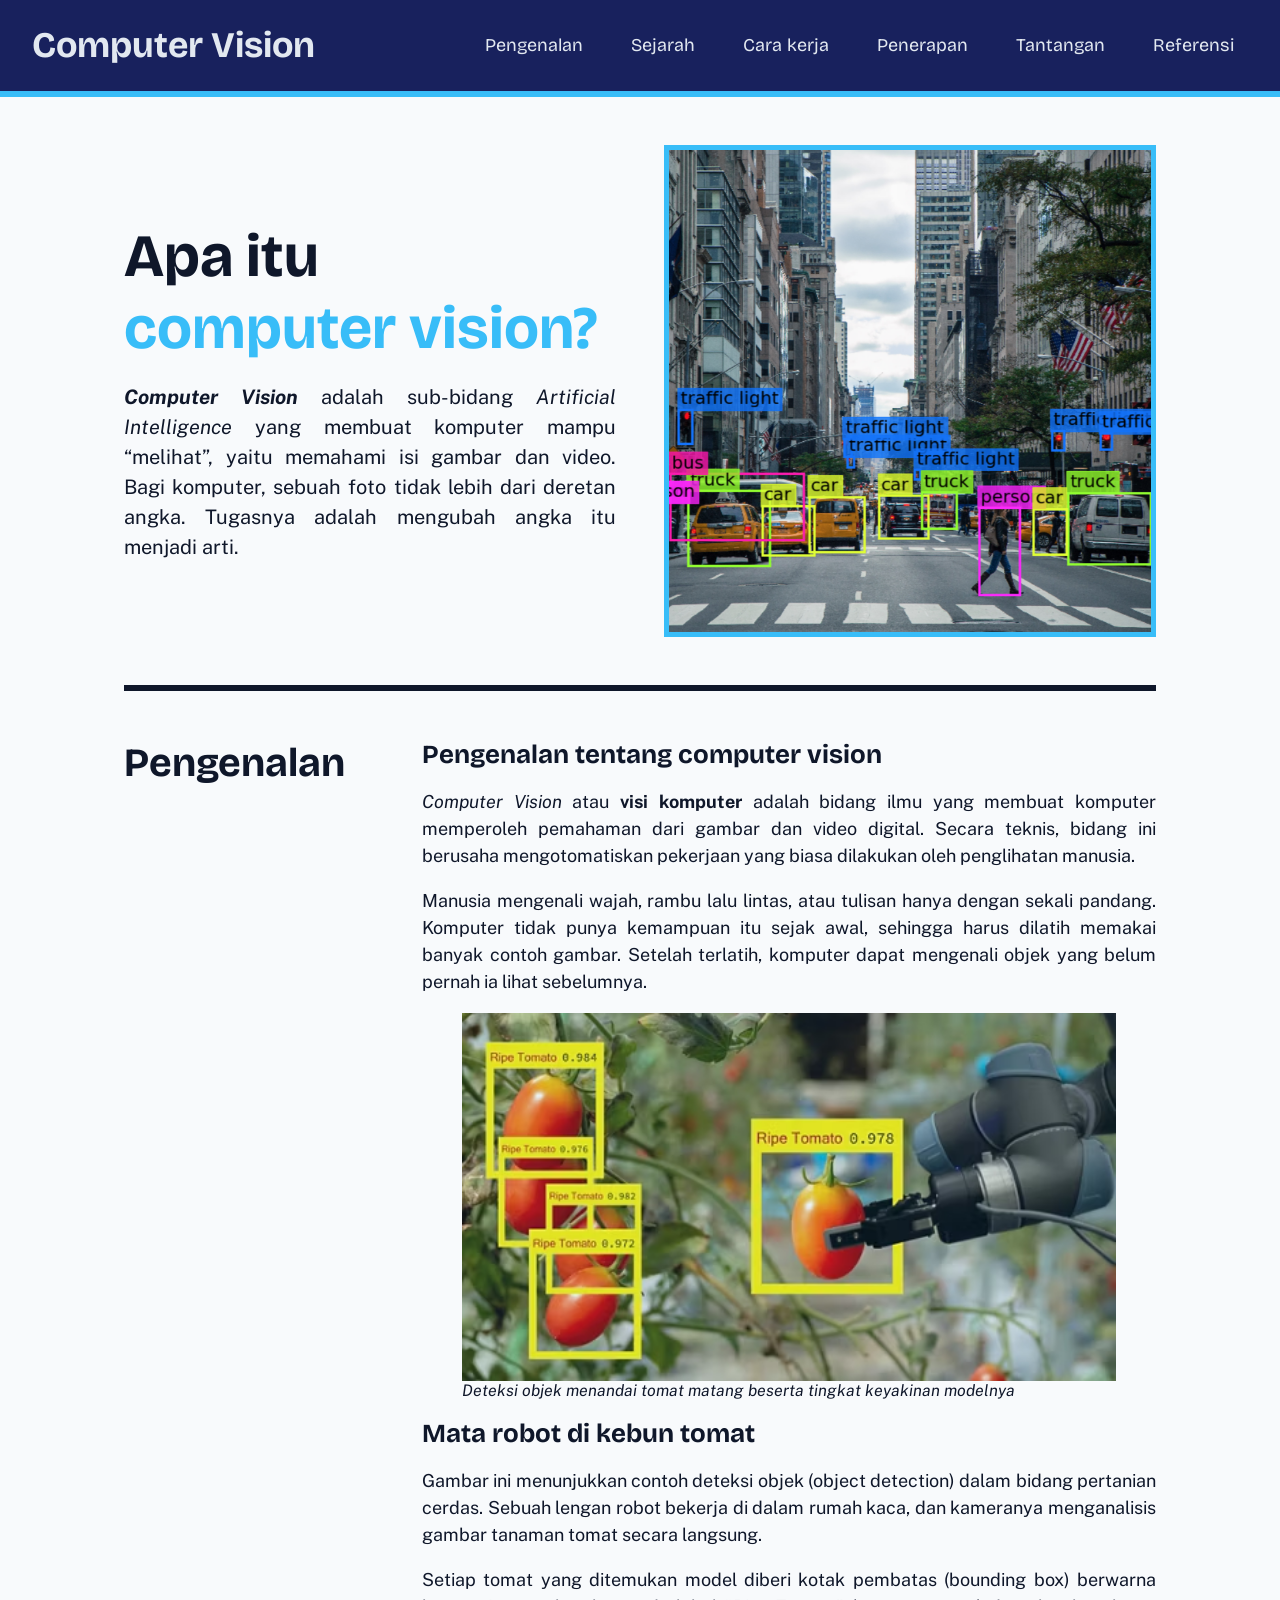
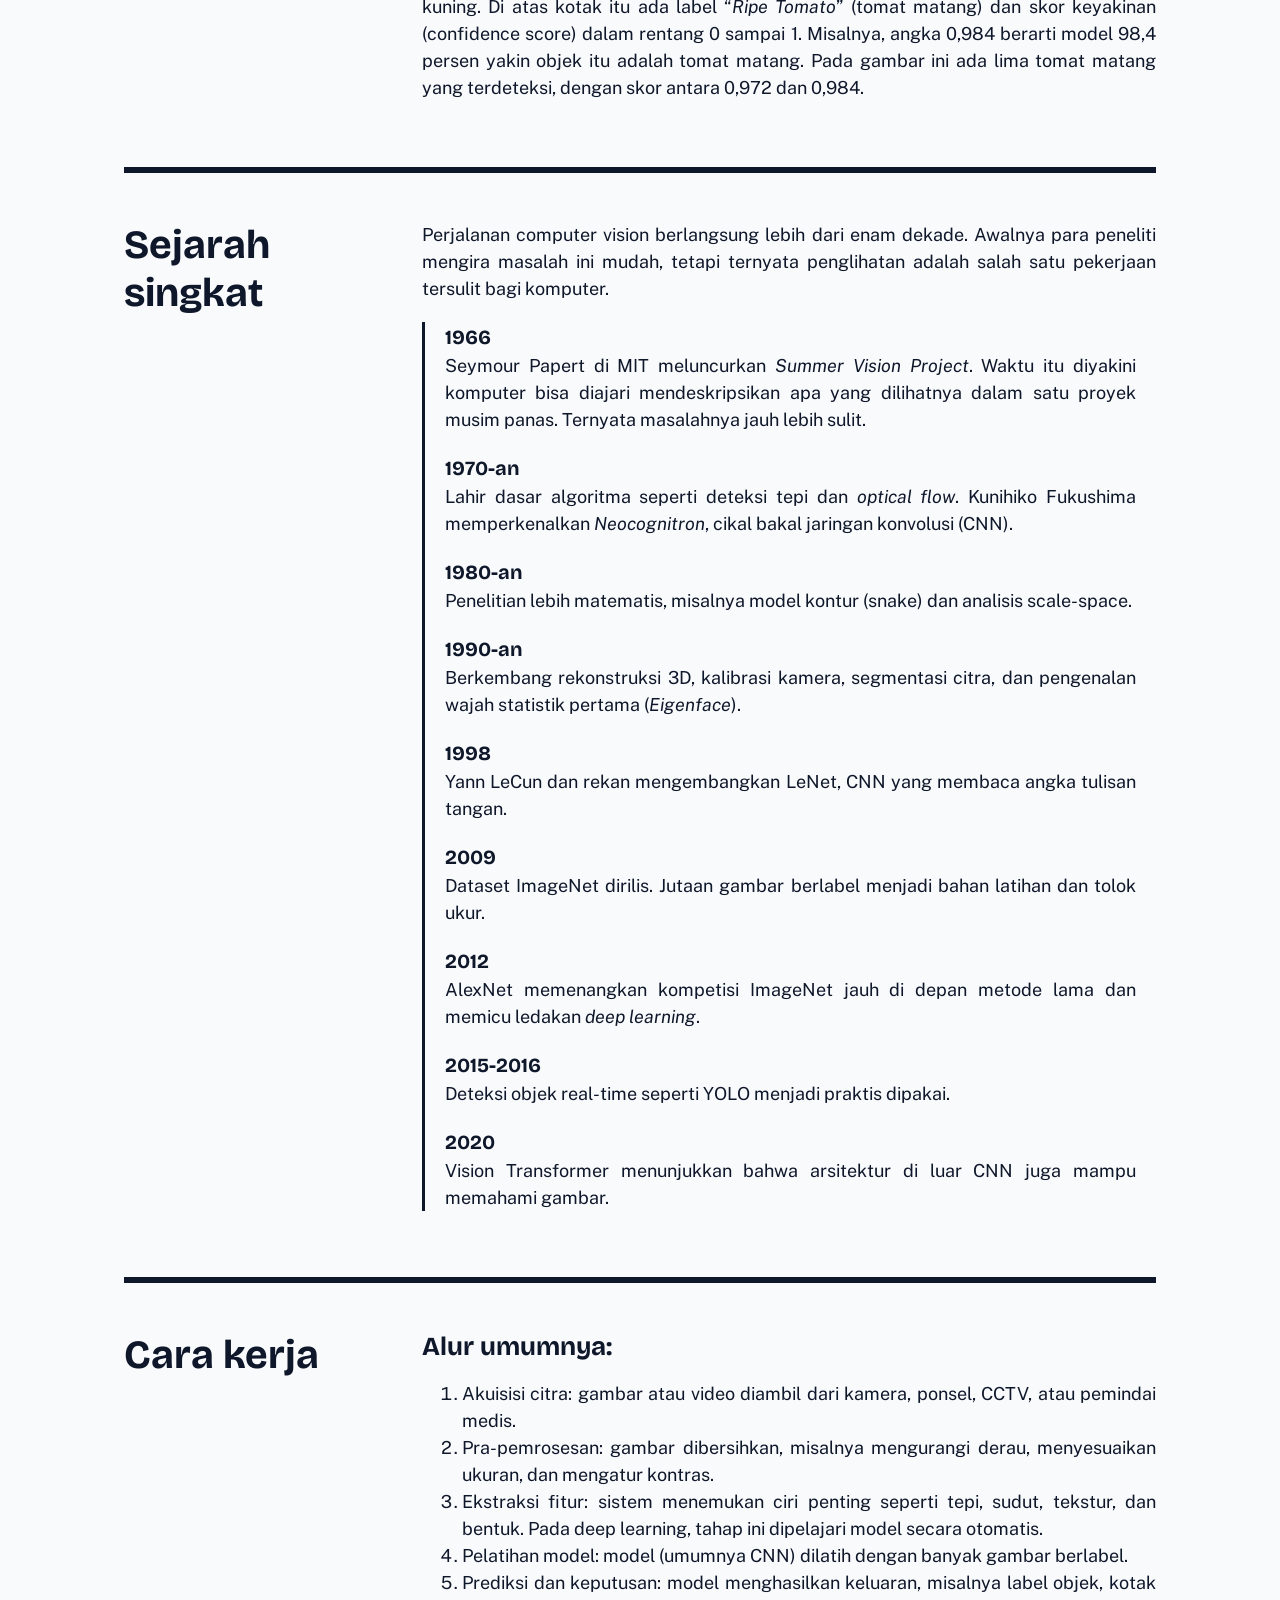
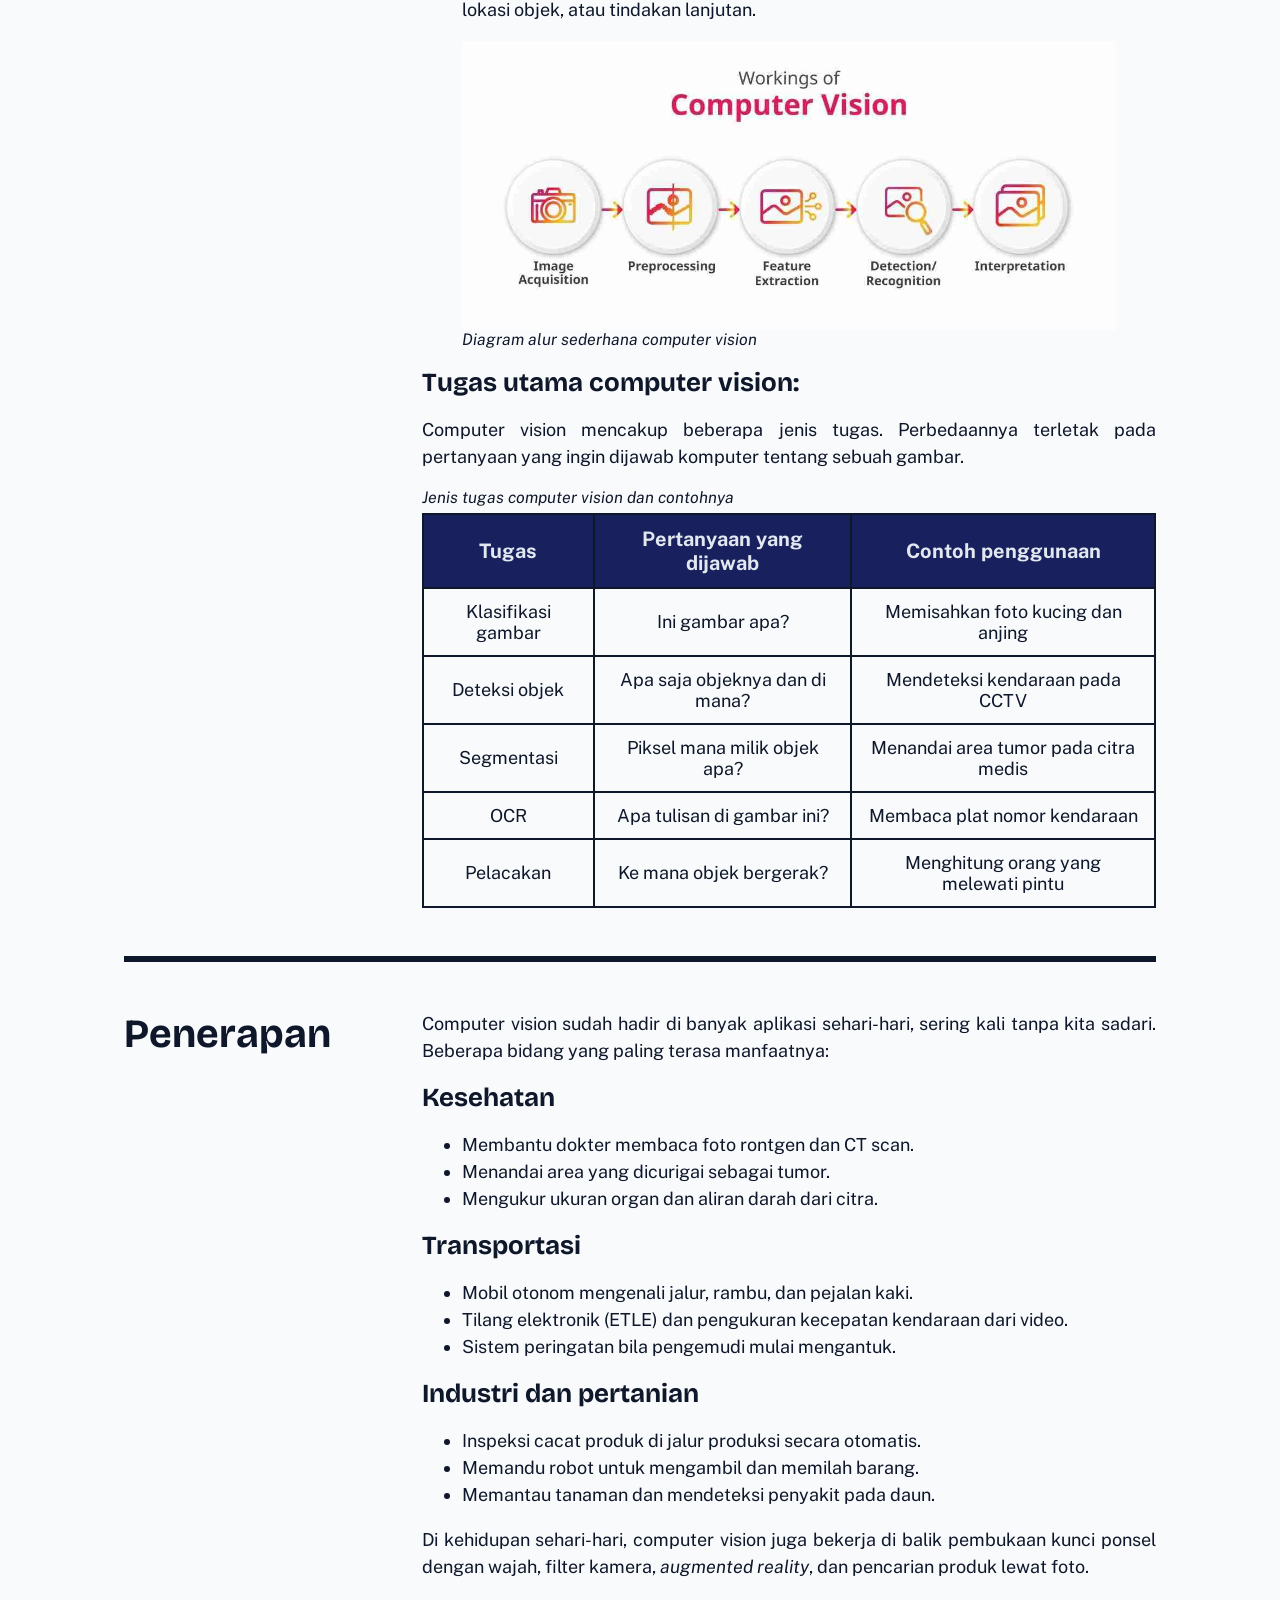
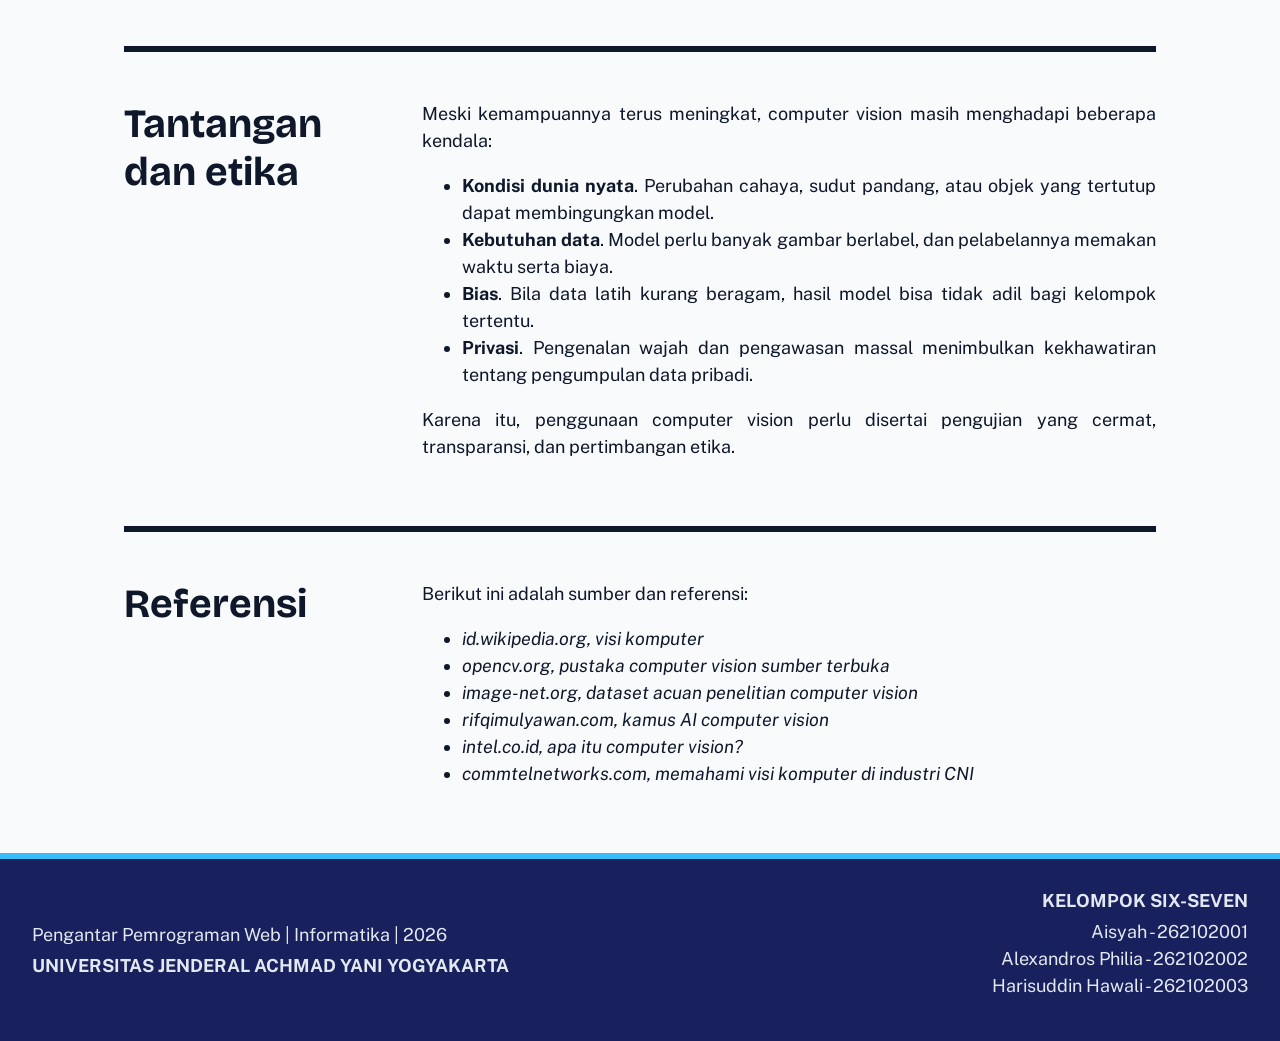
<file: Computer Vision - Kelompok Six-Seven/index.html>
<!DOCTYPE html>
<html lang="id">

<head>
    <meta charset="UTF-8">
    <meta name="viewport" content="width=device-width, initial-scale=1.0">
    <title>Computer Vision - Cara Komputer Melihat</title>
    <!-- font -->
    <link rel="preconnect" href="https://fonts.googleapis.com">
    <link rel="preconnect" href="https://fonts.gstatic.com" crossorigin>
    <link href="https://fonts.googleapis.com/css2?family=Bricolage+Grotesque:opsz,wght@12..96,200..800&family=Public+Sans:ital,wght@0,100..900;1,100..900&display=swap" rel="stylesheet">
    <link rel="stylesheet" href="style.css">
</head>

<body>
    <header class="header">
        <h1><a href="#intro">Computer Vision</a></h1>
        <nav class="navbar">
            <ul class="menu">
                <li><a href="#pengenalan">Pengenalan</a></li>
                <li><a href="#sejarah">Sejarah</a></li>
                <li><a href="#cara-kerja">Cara kerja</a></li>
                <li><a href="#penerapan">Penerapan</a></li>
                <li><a href="#tantangan">Tantangan</a></li>
                <li><a href="#referensi">Referensi</a></li>
            </ul>
        </nav>
    </header>

    <main class="konten">
        <section id="intro" class="intro">
            <div>
                <h2>Apa itu <br><span>computer vision?</span></h2>
                <p><strong><em>Computer Vision</em></strong> adalah sub-bidang <em>Artificial Intelligence</em> yang membuat komputer mampu <q>melihat</q>, yaitu memahami isi gambar dan video. Bagi komputer, sebuah foto tidak lebih dari deretan angka. Tugasnya adalah mengubah angka itu menjadi arti.</p>
            </div>
                <img src="intro.png" alt="contoh deteksi objek multi-objek oleh computer vision">
        </section>

        <section id="pengenalan" class="bagian">
            <h2>Pengenalan</h2>
            <div class="isi">
                <h3>Pengenalan tentang computer vision</h3>
                <p><em>Computer Vision</em> atau <strong>visi komputer</strong> adalah bidang ilmu yang membuat komputer memperoleh pemahaman dari gambar dan video digital. Secara teknis, bidang ini berusaha mengotomatiskan pekerjaan yang biasa dilakukan oleh penglihatan manusia.</p>
                <p>Manusia mengenali wajah, rambu lalu lintas, atau tulisan hanya dengan sekali pandang. Komputer tidak punya kemampuan itu sejak awal, sehingga harus dilatih memakai banyak contoh gambar. Setelah terlatih, komputer dapat mengenali objek yang belum pernah ia lihat sebelumnya.</p>

                <figure>
                    <img src="tomat.avif" alt="Deteksi objek menandai tomat matang beserta tingkat keyakinan modelnya">
                    <figcaption>Deteksi objek menandai tomat matang beserta tingkat keyakinan modelnya</figcaption>
                </figure>

                <h3>Mata robot di kebun tomat</h3>
                <p>Gambar ini menunjukkan contoh deteksi objek (object detection) dalam bidang pertanian cerdas. Sebuah lengan robot bekerja di dalam rumah kaca, dan kameranya menganalisis gambar tanaman tomat secara langsung.</p>
                <p>Setiap tomat yang ditemukan model diberi kotak pembatas (bounding box) berwarna kuning. Di atas kotak itu ada label <q><em>Ripe Tomato</em></q> (tomat matang) dan skor keyakinan (confidence score) dalam rentang 0 sampai 1. Misalnya, angka 0,984 berarti model 98,4 persen yakin objek itu adalah tomat matang. Pada gambar ini ada lima tomat matang yang terdeteksi, dengan skor antara 0,972 dan 0,984.</p>
            </div>
        </section>

        <section id="sejarah" class="bagian">
            <h2>Sejarah singkat</h2>
            <div class="isi">
                <p>Perjalanan computer vision berlangsung lebih dari enam dekade. Awalnya para peneliti mengira masalah ini mudah, tetapi ternyata penglihatan adalah salah satu pekerjaan tersulit bagi komputer.</p>
                <ol class="sejarah">
                    <li><strong>1966</strong>Seymour Papert di <abbr title="Massachusetts Institute of Technology">MIT</abbr> meluncurkan <em>Summer Vision Project</em>. Waktu itu diyakini komputer bisa diajari mendeskripsikan apa yang dilihatnya dalam satu proyek musim panas. Ternyata masalahnya jauh lebih sulit.</li>
                    <li><strong>1970-an</strong> Lahir dasar algoritma seperti deteksi tepi dan <em>optical flow</em>. Kunihiko Fukushima memperkenalkan <em>Neocognitron</em>, cikal bakal jaringan konvolusi (<abbr title="Convolutional Neural Network">CNN</abbr>).</li>
                    <li><strong>1980-an</strong> Penelitian lebih matematis, misalnya model kontur (snake) dan analisis scale-space.</li>
                    <li><strong>1990-an</strong> Berkembang rekonstruksi 3D, kalibrasi kamera, segmentasi citra, dan pengenalan wajah statistik pertama (<em>Eigenface</em>).</li>
                    <li><strong>1998</strong> Yann LeCun dan rekan mengembangkan LeNet, <abbr title="Convolutional Neural Network">CNN</abbr> yang membaca angka tulisan tangan.</li>
                    <li><strong>2009</strong> Dataset ImageNet dirilis. Jutaan gambar berlabel menjadi bahan latihan dan tolok ukur.</li>
                    <li><strong>2012</strong> AlexNet memenangkan kompetisi ImageNet jauh di depan metode lama dan memicu ledakan <em>deep learning</em>.</li>
                    <li><strong>2015-2016</strong> Deteksi objek real-time seperti <abbr title="You Only Look Once">YOLO</abbr> menjadi praktis dipakai.</li>
                    <li><strong>2020</strong> Vision Transformer menunjukkan bahwa arsitektur di luar <abbr title="Convolutional Neural Network">CNN</abbr> juga mampu memahami gambar.</li>
                </ol>
            </div>
        </section>

        <section id="cara-kerja" class="bagian">
            <h2>Cara kerja</h2>
            <div class="isi">
                <h3>Alur umumnya:</h3>
                <ol>
                    <li>Akuisisi citra: gambar atau video diambil dari kamera, ponsel, CCTV, atau pemindai medis.</li>
                    <li>Pra-pemrosesan: gambar dibersihkan, misalnya mengurangi derau, menyesuaikan ukuran, dan mengatur kontras.</li>
                    <li>Ekstraksi fitur: sistem menemukan ciri penting seperti tepi, sudut, tekstur, dan bentuk. Pada deep learning, tahap ini dipelajari model secara otomatis.</li>
                    <li>Pelatihan model: model (umumnya <abbr title="Convolutional Neural Network">CNN</abbr>) dilatih dengan banyak gambar berlabel.</li>
                    <li>Prediksi dan keputusan: model menghasilkan keluaran, misalnya label objek, kotak lokasi objek, atau tindakan lanjutan.</li>
                </ol>

                <figure>
                    <img src="diagram.jpg" alt="Diagram alur sederhana computer vision">
                    <figcaption>Diagram alur sederhana computer vision</figcaption>
                </figure>

                <h3>Tugas utama computer vision:</h3>
                <p>Computer vision mencakup beberapa jenis tugas. Perbedaannya terletak pada pertanyaan yang ingin dijawab komputer tentang sebuah gambar.</p>
            </div>
            <br class="responsive">
            <div class="tabel">
                <table>
                    <caption>Jenis tugas computer vision dan contohnya</caption>
                    <tr>
                        <th>Tugas</th>
                        <th>Pertanyaan yang dijawab</th>
                        <th>Contoh penggunaan</th>
                    </tr>
                    <tr>
                        <td>Klasifikasi gambar</td>
                        <td>Ini gambar apa?</td>
                        <td>Memisahkan foto kucing dan anjing</td>
                    </tr>
                    <tr>
                        <td>Deteksi objek</td>
                        <td>Apa saja objeknya dan di mana?</td>
                        <td>Mendeteksi kendaraan pada CCTV</td>
                    </tr>
                    <tr>
                        <td>Segmentasi</td>
                        <td>Piksel mana milik objek apa?</td>
                        <td>Menandai area tumor pada citra medis</td>
                    </tr>
                    <tr>
                        <td>OCR</td>
                        <td>Apa tulisan di gambar ini?</td>
                        <td>Membaca plat nomor kendaraan</td>
                    </tr>
                    <tr>
                        <td>Pelacakan</td>
                        <td>Ke mana objek bergerak?</td>
                        <td>Menghitung orang yang melewati pintu</td>
                    </tr>
                </table>
            </div>
        </section>

        <section id="penerapan" class="bagian">
            <h2>Penerapan</h2>
            <div class="isi">
                <p>Computer vision sudah hadir di banyak aplikasi sehari-hari, sering kali tanpa kita sadari. Beberapa bidang yang paling terasa manfaatnya:</p>
                <h3>Kesehatan</h3>
                <ul>
                    <li>Membantu dokter membaca foto rontgen dan CT scan.</li>
                    <li>Menandai area yang dicurigai sebagai tumor.</li>
                    <li>Mengukur ukuran organ dan aliran darah dari citra.</li>
                </ul>
                <h3>Transportasi</h3>
                <ul>
                    <li>Mobil otonom mengenali jalur, rambu, dan pejalan kaki.</li>
                    <li>Tilang elektronik (ETLE) dan pengukuran kecepatan kendaraan dari video.</li>
                    <li>Sistem peringatan bila pengemudi mulai mengantuk.</li>
                </ul>
                <h3>Industri dan pertanian</h3>
                <ul>
                    <li>Inspeksi cacat produk di jalur produksi secara otomatis.</li>
                    <li>Memandu robot untuk mengambil dan memilah barang.</li>
                    <li>Memantau tanaman dan mendeteksi penyakit pada daun.</li>
                </ul>
                <p>Di kehidupan sehari-hari, computer vision juga bekerja di balik pembukaan kunci ponsel dengan wajah, filter kamera, <em>augmented reality</em>, dan pencarian produk lewat foto.</p>
            </div>
        </section>

        <section id="tantangan" class="bagian">
            <h2>Tantangan dan etika</h2>
            <div class="isi">
                <p>Meski kemampuannya terus meningkat, computer vision masih menghadapi beberapa kendala:</p>
                <ul>
                    <li><strong>Kondisi dunia nyata</strong>. Perubahan cahaya, sudut pandang, atau objek yang tertutup dapat membingungkan model.</li>
                    <li><strong>Kebutuhan data</strong>. Model perlu banyak gambar berlabel, dan pelabelannya memakan waktu serta biaya.</li>
                    <li><strong>Bias</strong>. Bila data latih kurang beragam, hasil model bisa tidak adil bagi kelompok tertentu.</li>
                    <li><strong>Privasi</strong>. Pengenalan wajah dan pengawasan massal menimbulkan kekhawatiran tentang pengumpulan data pribadi.</li>
                </ul>
                <p>Karena itu, penggunaan computer vision perlu disertai pengujian yang cermat, transparansi, dan pertimbangan etika.</p>
            </div>
        </section>

        <section id="referensi" class="bagian">
            <h2>Referensi</h2>
            <div class="isi">
                <p>Berikut ini adalah sumber dan referensi:</p>
                <ul>
                    <li><a href="https://id.wikipedia.org/wiki/Visi_komputer">id.wikipedia.org, visi komputer</a></li>
                    <li><a href="https://opencv.org/">opencv.org, pustaka computer vision sumber terbuka</a></li>
                    <li><a href="https://www.image-net.org/index.php">image-net.org, dataset acuan penelitian computer vision</a></li>
                    <li><a href="https://rifqimulyawan.com/kamus/computer-vision/">rifqimulyawan.com, kamus AI computer vision</a></li>
                    <li><a href="https://www.intel.co.id/content/www/id/id/learn/what-is-computer-vision.html">intel.co.id, apa itu computer vision?</a></li>
                    <li><a href="https://commtelnetworks.com/harnessing-sight-understanding-computer-vision-in-cni-industries/">commtelnetworks.com, memahami visi komputer di industri CNI</a></li>
                </ul>
            </div>
        </section>
    </main>

    <footer class="footer">
        <div class="kelompok">
            <p><strong>Kelompok Six-Seven</strong></p>
            <ul class="anggota">
                <li>Aisyah - 262102001</li>
                <li>Alexandros Philia - 262102002</li>
                <li>Harisuddin Hawali - 262102003</li>
            </ul>
        </div>
        <div class="univ">
            <p>Pengantar Pemrograman Web | Informatika | 2026</p>
            <p><strong>Universitas Jenderal Achmad Yani Yogyakarta</strong></p>
        </div>
    </footer>
</body>

</html>
</file>
<file: Computer Vision - Kelompok Six-Seven/style.css>
/* root-penyimpanan variabel */
:root   {
    --tinta-1: #0F172A;
    --tinta-2: #E2E8F0;
    --background-gelap: #18215D;
    --background-terang: #F8FAFC;
    --kontras: #38BDF8;
    --lebar-isi: 1080px;
    --font-judul: "Bricolage Grotesque", "Segoe UI", Arial, sans-serif;
    --font-isi:   "Public Sans", "Segoe UI", Arial, sans-serif;
    scroll-behavior: smooth;
    scroll-padding-top: 120px;
}

/* overall */
* {
    box-sizing: border-box;
}

body {
    margin: 0;
    font-family: var(--font-isi);
    font-size: 18px;
    color: var(--tinta-1);
    background-color: var(--background-terang);
}

h1, h2, h3 {
    margin: 0;
    font-family: var(--font-judul);
}

h2 {
    margin: 0 0 18px;
    font-size: 40px;
}

h3 {
    margin: 0 0 18px;
    font-size: 26px;
}

p {
    margin: 0 0 18px;
    text-align: justify;
    line-height: 1.5;
}

ul, ol {
    margin: 0 0 18px;
    text-align: justify;
    line-height: 1.5;
}

img {
    display: block;
    width: 100%;
    height: auto;
}

figcaption {
    font-size: 16px;
    font-style: italic;
}

abbr {
    text-decoration: none;
}

/* header */
.header {
    position: sticky;
    top: 0;
    display: flex;
    flex-wrap: wrap;
    justify-content: space-between;
    align-items: center;
    gap: 8px;
    padding: 24px 32px;
    background-color: var(--background-gelap);
    border-bottom: 6px solid var(--kontras);
}

.header a{
    text-decoration: none;
    color: var(--tinta-2);
}

.menu {
    display: flex;
    gap: 20px;
    margin: 0;
    padding: 0;
    list-style: none;
}

.menu a {
    display: block;
    padding: 8px 14px;
    border-radius: 10px;
    font-family: var(--font-judul);
}

.menu a:hover,
.menu a:focus-visible {
    background-color: var(--kontras);
    color: var(--tinta-1);
}

/* isi */
.konten {
    max-width: var(--lebar-isi);
    margin: auto;
    padding: 0 24px;
}

.intro {
    display: grid;
    grid-template-columns: 1fr 1fr;
    padding: 48px 0;
    gap: 48px;
    align-items: center;
}

.intro h2 {
    font-size: 60px;
}

.intro p {
    font-size: 20px;
    margin: 0;
}

.intro span {
    color: var(--kontras);
}

.intro img {
    border: 5px solid var(--kontras);
}

.bagian {
    display: grid;
    grid-template-columns: 250px 1fr;
    gap: 0 48px;
    padding: 48px 0;
    border-top: 6px solid var(--tinta-1);
}

.sejarah {
    padding: 0 20px;
    list-style: none;
    border-left: 3px solid var(--tinta-1);
}

.sejarah strong {
    display: block;
    margin: 20px 0 0 0;
    font-family: var(--font-judul);
    font-size: 20px;
}

.tabel {
    overflow-x: auto;
}

table {
    width: 100%;
    border-collapse: collapse;
}

caption {
    padding-bottom: 6px;
    font-size: 16px;
    font-style: italic;
    text-align: left;
}

th, td {
    padding: 12px 14px;
    text-align: center;
    border: 2px solid var(--tinta-1);
}

th {
    font-size: 20px;
    color: var(--tinta-2);
    background-color: var(--background-gelap);
}

#referensi a {
    font-style: italic;
    color: var(--tinta-1);
    text-decoration: none;
}

#referensi a:hover,
#referensi a:focus-visible {
    color: var(--kontras);
}

/* footer */
.footer {
    display: flex;
    flex-direction: row-reverse;
    justify-content: space-between;
    align-items: center;
    padding: 24px 32px;
    color: var(--tinta-2);
    background-color: var(--background-gelap);
    border-top: 6px solid var(--kontras);
}

.footer strong {
    text-transform: uppercase;
}

.footer p{
    margin: 4px 0;
}

.kelompok p{
    text-align: right;
}

.anggota {
    text-align: right;
    padding: 0;
    list-style: none;
}

/* media queries */
@media (max-width: 768px) {
    /* overall */
    body {
        font-size: 16px;
    }

    h2 {
        font-size: 36px;
    }

    h3 {
        margin: 0 0 12px;
        font-size: 20px;
    }

    p {
        margin: 0 0 12px;
    }

    ul, ol {
        margin: 0 0 12px;
    }

    figcaption {
        font-size: 12px;
    }

    /* header */
    .header {
        position: static;
        flex-direction: column;
        align-items: flex-start;
        padding: 16px;
    }

    .header h1 {
        font-size: 26px;
    }

    .navbar {
        width: 100%;
    }

    .menu {
        flex-direction: column;
        gap: 4px;
    }

    .menu a {
        padding: 10px 12px;
    }

    /* isi */
    .konten {
        padding: 0 12px;
    }

    .intro {
        grid-template-columns: 1fr;
        gap: 12px;
        padding: 24px 0;
    }

    .intro h2 {
        font-size: 40px;
    }

    .intro p {
        font-size: 18px;
    }

    .bagian {
        grid-template-columns: 1fr;
        gap: 12px;
        padding: 24px 0;
    }

    br.responsive {
        display: none;
    }

    .sejarah strong {
        margin: 12px 0 0;
        font-size: 18px;
    }

    caption {
        padding: 0 0 3px;
        font-size: 12px;
    }

    th, td {
        padding: 6px 7px;
        font-size: 16px;
    }

    th {
        font-size: 18px;
    }

    /* footer */
    .footer {
        display: block;
        padding: 16px;
        font-size: 12px;
    }

    .anggota {
        text-align: center;
    }

    .kelompok p{
        text-align: center;
    }

    .univ p{
        text-align: center;
    }
}
</file>
